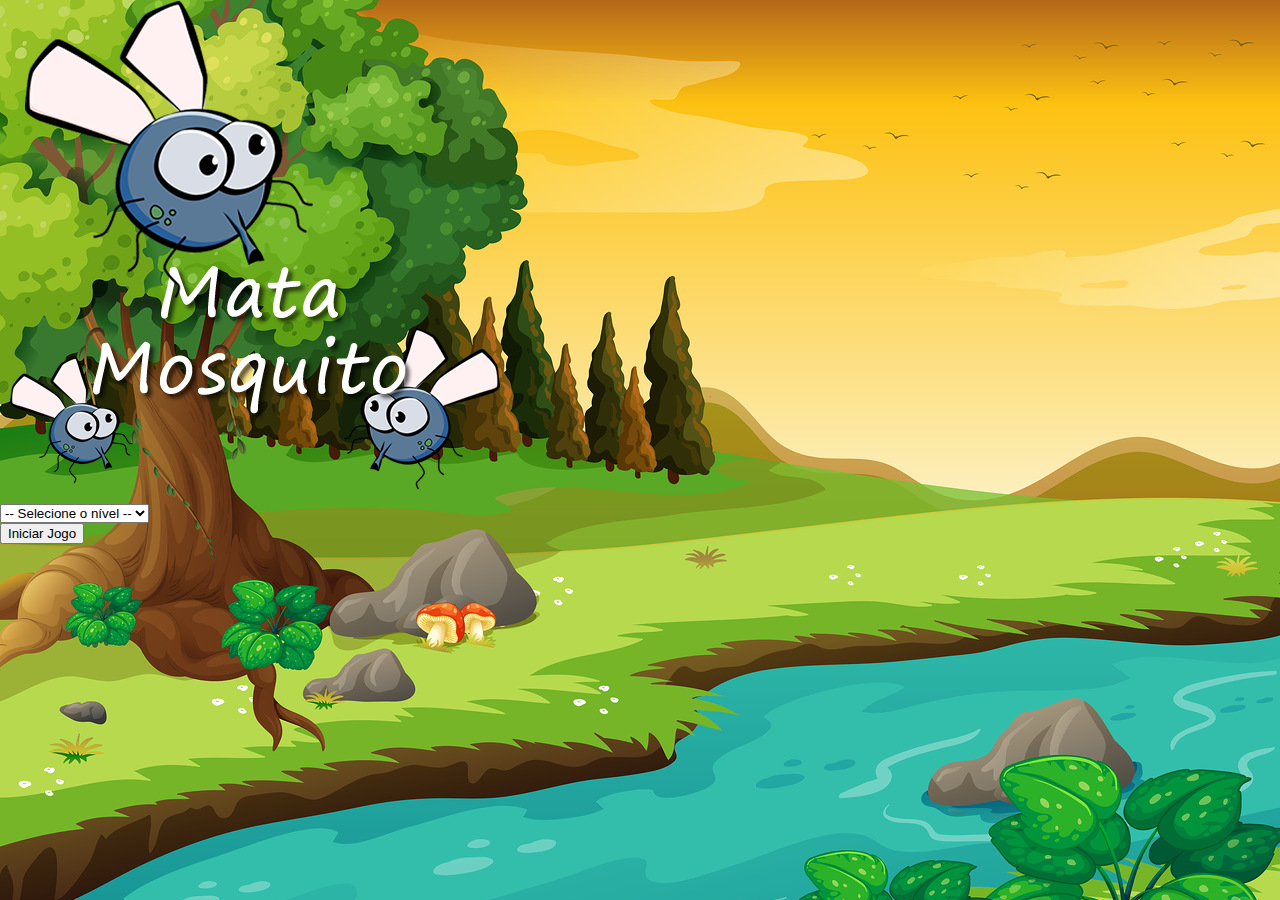
<file: index.html>
<!DOCTYPE html>
<html lang="pt-br">

<head>
    <meta charset="utf-8">
    <title>Inicio</title>
    <link href="https://cdn.jsdelivr.net/npm/bootstrap@5.3.0-alpha1/dist/css/bootstrap.min.css" rel="stylesheet"
        integrity="sha384-GLhlTQ8iRABdZLl6O3oVMWSktQOp6b7In1Zl3/Jr59b6EGGoI1aFkw7cmDA6j6gD" crossorigin="anonymous">
    <link rel="stylesheet" href="estilo.css">

    <script>

        function iniciarJogo() {

            var nivel = document.getElementById('nivel').value

            if (nivel === '') {
                alert('Selecione um nível para iniciar o jogo')
                return false
            }

            window.location.href = 'app.html?' + nivel

        }
    </script>
</head>

<body>

    <div class="container">
        <div class="row">
            <div class="col">
                <div class="d-flex justify-content-center">
                    <img src="imagens/game.png">
                </div>
            </div>
        </div>

        <div class="row">
            <div class="col">
                <div class="d-flex justify-content-center">
                    <div class="mb-2">
                        <select class="form-control" id="nivel">
                            <option value="">-- Selecione o nível --</option>
                            <option value="normal">Normal</option>
                            <option value="dificil">Difícil</option>
                            <option value="chucknorris">Chuck Norris</option>
                        </select>
                    </div>
                </div>
            </div>
        </div>

        <div class="row">
            <div class="col">
                <div class="d-flex justify-content-center">
                    <button type="button" class="btn btn-danger btn-lg" onclick="iniciarJogo()">
                        Iniciar Jogo
                    </button>
                </div>
            </div>
        </div>
    </div>


</body>

</html>
</file>
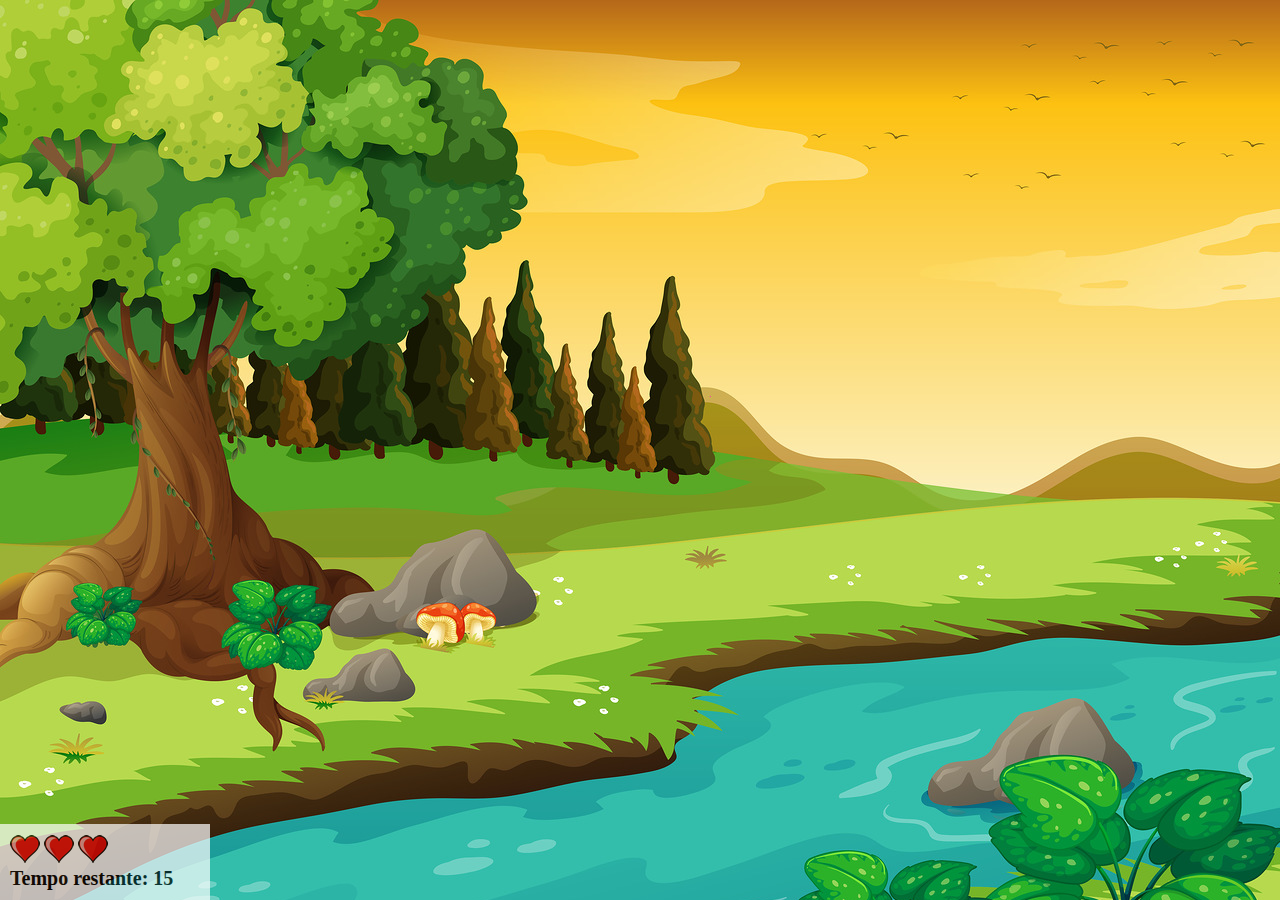
<file: app.html>
<!DOCTYPE html>
<html lang="en">

<head>
    <title>Mata Mosquito</title>
    <link rel="stylesheet" href="estilo.css">
    <script src="jogo.js"></script>
</head>

<body onresize="ajustaTamanhoPalcoJogo()">

    <div class="painel">
        <div class="vidas">
            <img id="v1" src="imagens/coracao_cheio.png">
            <img id="v2" src="imagens/coracao_cheio.png">
            <img id="v3" src="imagens/coracao_cheio.png">
        </div>

        <div class="cronometro">Tempo restante: <span id="cronometro"></span></div>
    </div>


    <script>

        document.getElementById('cronometro').innerHTML = tempo
        
        var criaMosca = setInterval(function(){
            posicaoRandomica()
        }, criaMoscaTempo)
    </script>
</body>

</html>
</file>
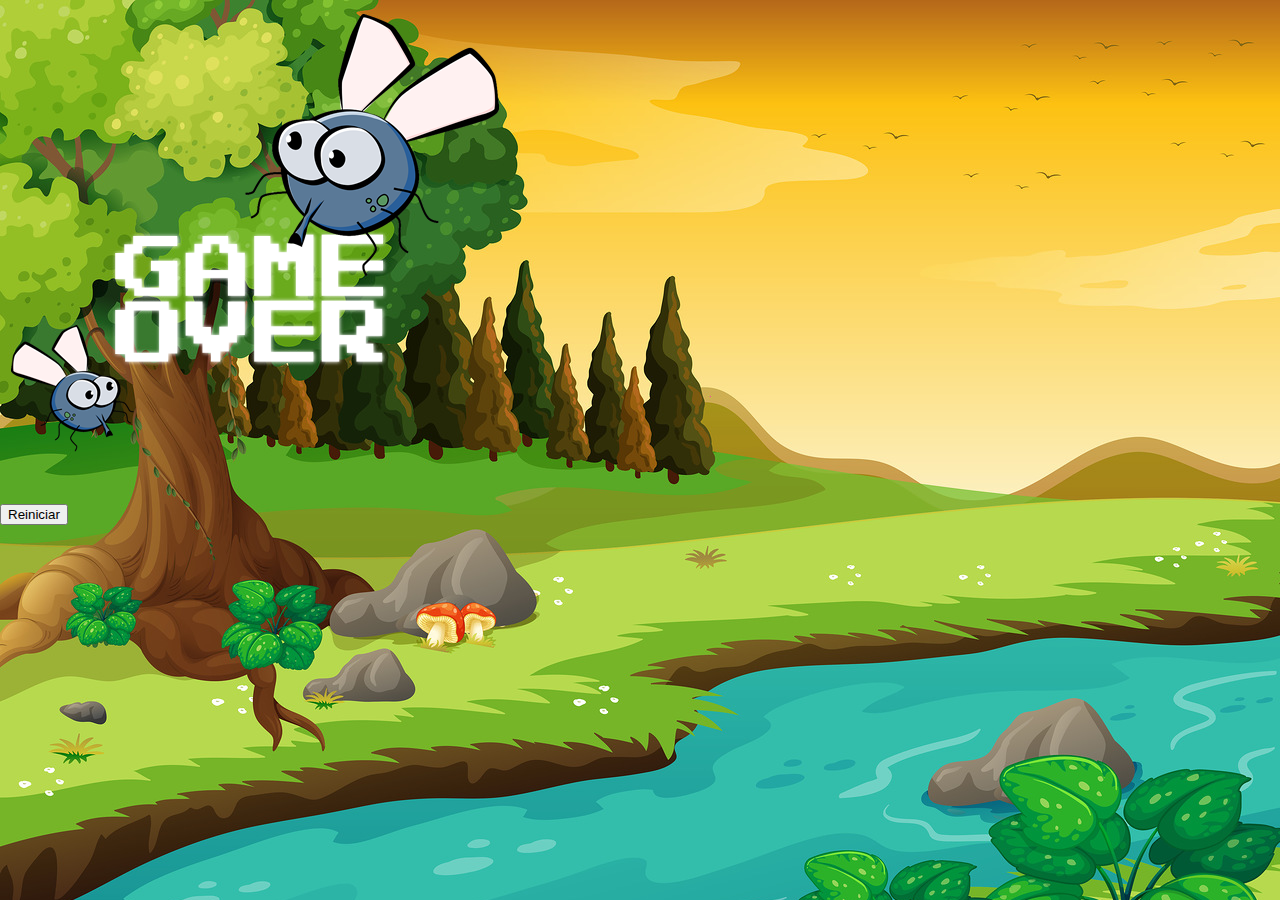
<file: fim_de_jogo.html>
<!DOCTYPE html>
<html lang="pt-br">

<head>
    <meta charset="utf-8">
    <title>Game Over</title>

    <link href="https://cdn.jsdelivr.net/npm/bootstrap@5.3.0-alpha1/dist/css/bootstrap.min.css" rel="stylesheet"
        integrity="sha384-GLhlTQ8iRABdZLl6O3oVMWSktQOp6b7In1Zl3/Jr59b6EGGoI1aFkw7cmDA6j6gD" crossorigin="anonymous">
    <link rel="stylesheet" href="estilo.css">
</head>

<body>

    <div class="container">
        <div class="row">
            <div class="col">
                <div class="d-flex justify-content-center">
                    <img src="imagens/game_over.png">
                </div>
            </div>
        </div>

        <div class="row">
            <div class="col">
                <div class="d-flex justify-content-center">
                    <button type="button" class="btn btn-dark btn-lg" onclick="window.location.href = 'app.html'">
                        Reiniciar
                    </button>
                </div>
            </div>
        </div>
    </div>


</body>

</html>
</file>
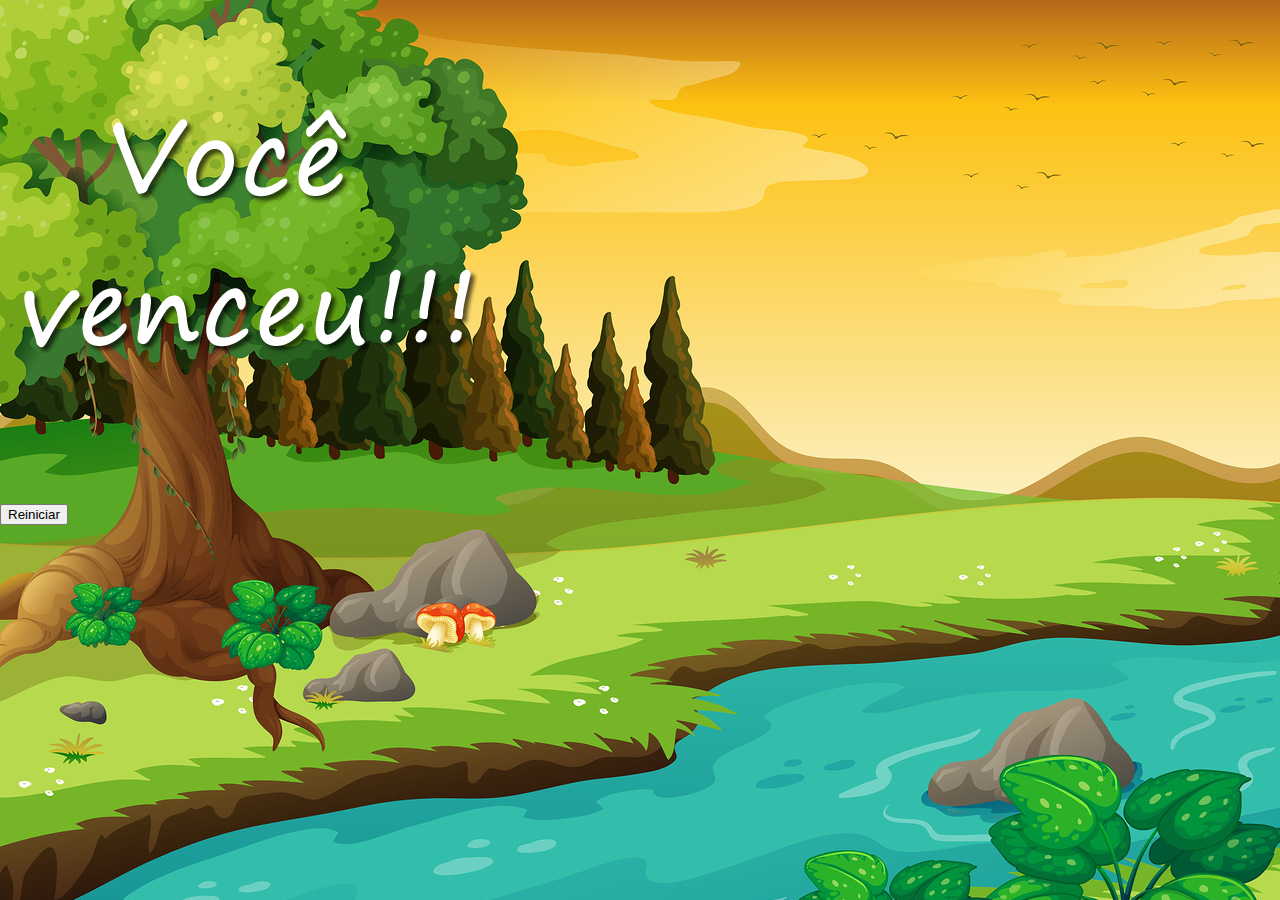
<file: vitoria.html>
<!DOCTYPE html>
<html lang="pt-br">
<head>
    <meta charset="utf-8">
    <title>Vitoria</title>
    <link href="https://cdn.jsdelivr.net/npm/bootstrap@5.3.0-alpha1/dist/css/bootstrap.min.css" rel="stylesheet" integrity="sha384-GLhlTQ8iRABdZLl6O3oVMWSktQOp6b7In1Zl3/Jr59b6EGGoI1aFkw7cmDA6j6gD" crossorigin="anonymous">
    <link rel="stylesheet" href="estilo.css">
</head>
<body>

    <div class="container">
        <div class="row">
            <div class="col">
                <div class="d-flex justify-content-center">
                    <img src="imagens/vitoria.png">
                </div>
            </div>
        </div>

        <div class="row">
            <div class="col">
                <div class="d-flex justify-content-center">
                    <button type="button" class="btn btn-dark btn-lg" onclick="window.location.href = 'index.html'">Reiniciar</button>
                </div>
            </div>
        </div>
    </div>


</body>
</html>
</file>
<file: estilo.css>
html{
    cursor: url(imagens/mata_mosca.png) 30 30, auto;
}

body{
    background-image: url(imagens/bg.jpg);
    background-repeat: no-repeat;
    background-size: 100%;
    margin: 0px;
    padding: 0px;
}

.mosquito1 {
    width: 50px;
    height: 50px;
}

.mosquito2{
    width: 70px;
    height: 70px;
}

.mosquito3{
    width: 90px;
    height: 90px;
}

.ladoA{
    transform: scaleX(1);
}

.ladoB{
    transform: scaleX(-1);
}

.painel{
    position: absolute;
    width: 190px;
    padding: 10px;
    left: 0px;
    bottom: 0px;
    border-top: solid 1px #fff;
    background-color: #fff;
    opacity: 0.7;
}

.vidas{
    float: left;
}

.cronometro{
    float: left;
    font-size: 20px;
    font-weight: bold;
}
</file>
